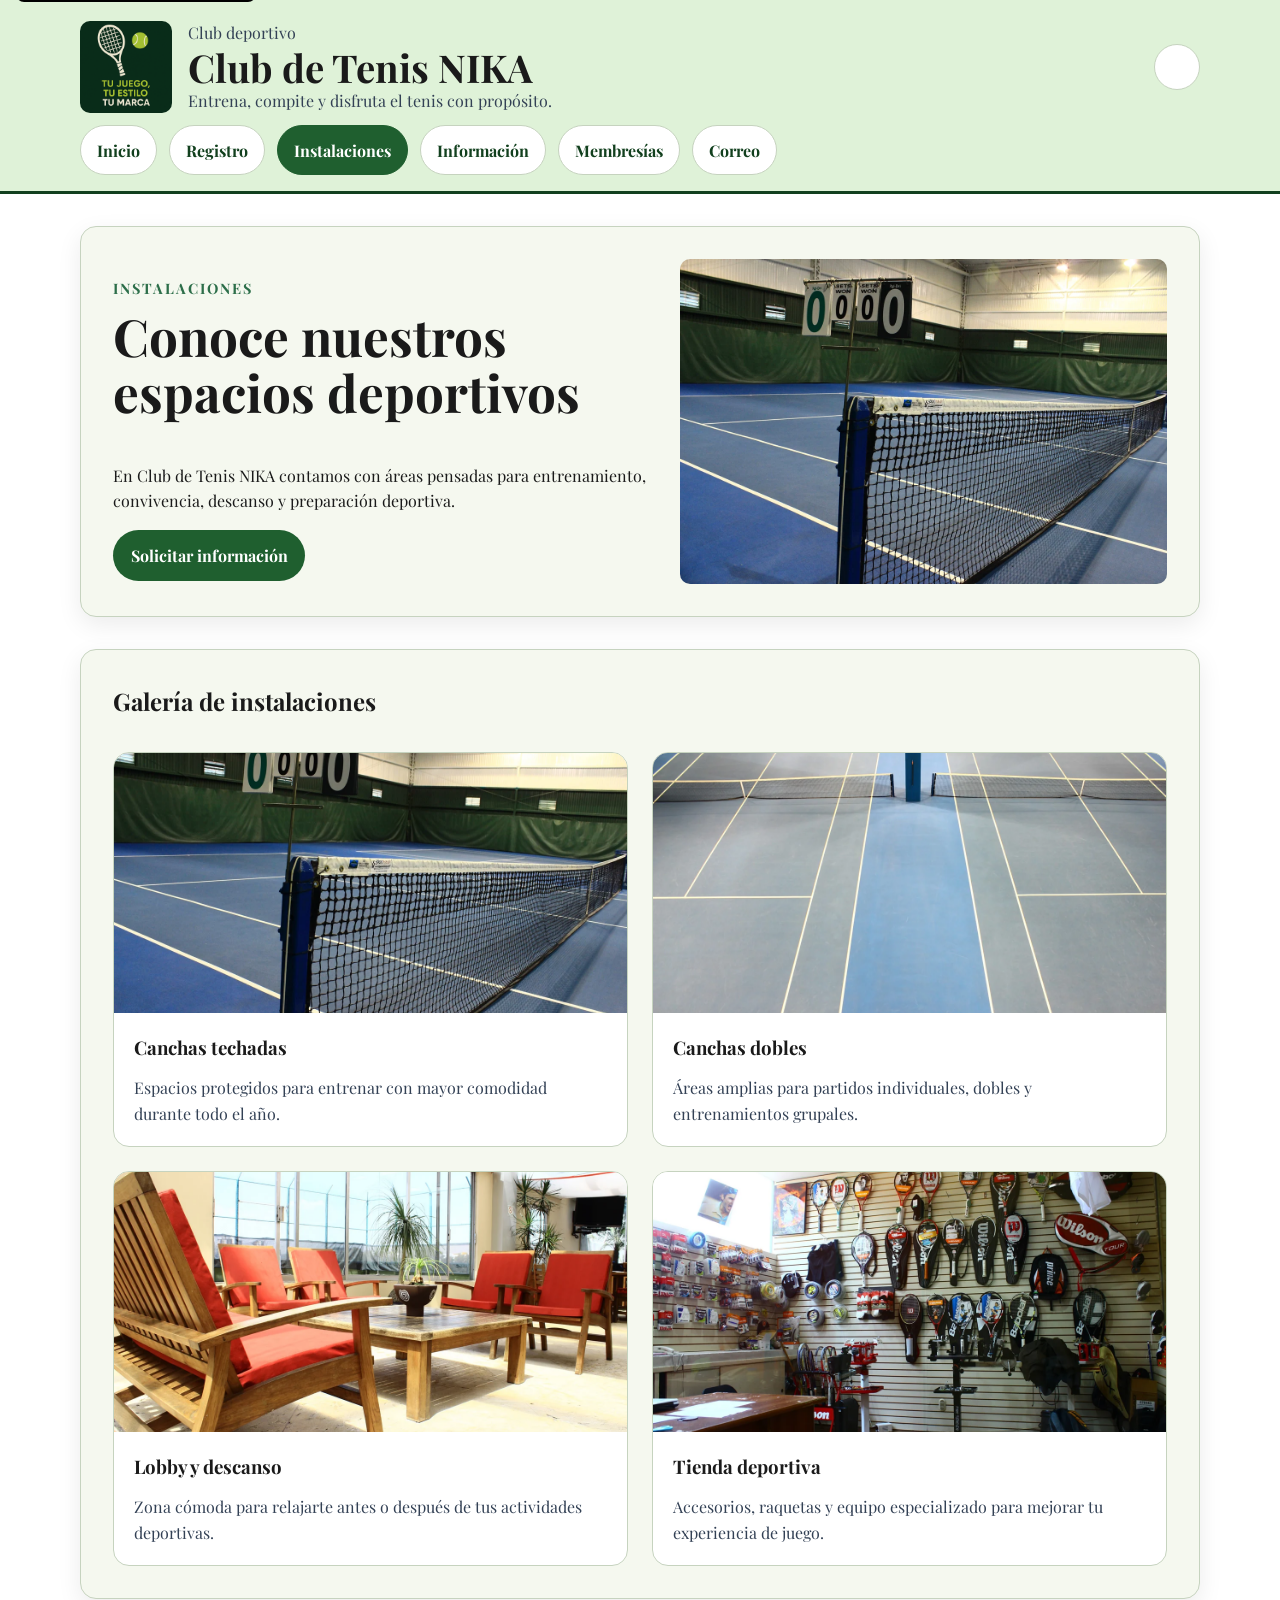
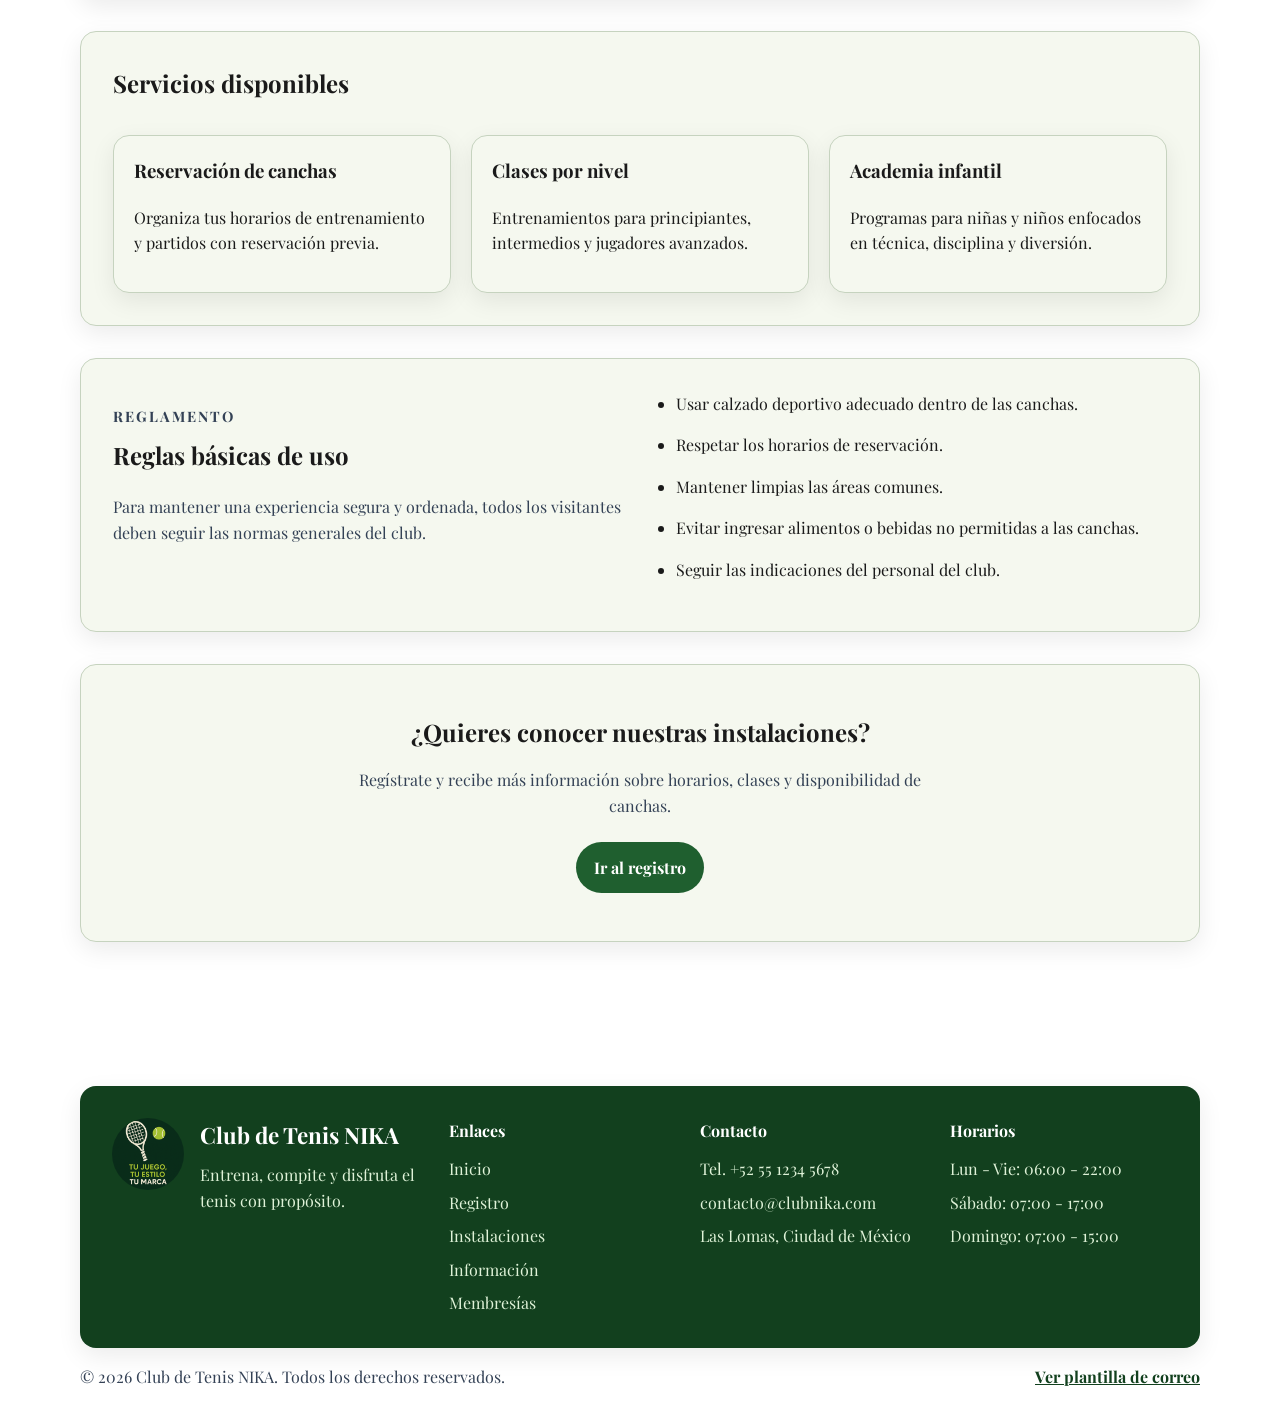
<file: instalaciones.html>
<!doctype html>
<html lang="es">
  <head>
    <meta charset="UTF-8" />
    <meta name="viewport" content="width=device-width, initial-scale=1.0" />
    <meta http-equiv="X-UA-Compatible" content="ie=edge" />
    <meta
      name="description"
      content="Conoce las instalaciones del Club de Tenis NIKA: canchas profesionales, lobby, tienda deportiva y espacios de entrenamiento."
    />
    <link rel="preconnect" href="https://fonts.googleapis.com" />
    <link rel="preconnect" href="https://fonts.gstatic.com" crossorigin />
    <link
      href="https://fonts.googleapis.com/css2?family=Bebas+Neue&family=Playfair+Display:wght@400;700&display=swap"
      rel="stylesheet"
    />
    <link rel="stylesheet" href="css/main.css" />
    <link rel="shortcut icon" href="img/Slogan-Personal.png" type="image/x-icon"/>
    <title>Club de Tenis NIKA | Instalaciones</title>
  </head>
  <body>
    <a class="skip-link" href="#contenido-principal"
      >Saltar al contenido principal</a
    >

    <header class="site-header" role="banner">
      <div class="site-header__top">
        <img
          class="site-header__logo"
          src="img/Slogan-Personal.png"
          alt="Logotipo del Club de Tenis NIKA"
        />

        <div class="site-header__brand">
          <p class="site-header__eyebrow">Club deportivo</p>
          <h1>Club de Tenis NIKA</h1>
          <p class="site-header__tagline">
            Entrena, compite y disfruta el tenis con propósito.
          </p>
        </div>

        <button
          class="theme-toggle"
          type="button"
          aria-label="Cambiar a modo oscuro"
          aria-pressed="false"
        >
          <span class="theme-toggle__icon">☾</span>
        </button>

        <button
          class="menu-toggle"
          type="button"
          aria-label="Abrir menú"
          aria-expanded="false"
          aria-controls="main-menu"
        >
          <span></span>
          <span></span>
          <span></span>
        </button>
      </div>

      <nav class="site-nav" id="main-menu" aria-label="Navegación principal">
        <ul class="site-nav__list">
          <li><a href="index.html">Inicio</a></li>
          <li><a href="registro.html">Registro</a></li>
          <li>
            <a aria-current="page" href="instalaciones.html">Instalaciones</a>
          </li>
          <li><a href="informacion.html">Información</a></li>
          <li><a href="membresias.html">Membresías</a></li>
          <li><a href="correo.html" target="_blank">Correo</a></li>
        </ul>
      </nav>
    </header>

    <main id="contenido-principal" class="page-main">
      <section
        class="facilities-hero reveal"
        aria-labelledby="facilities-title"
      >
        <div class="facilities-hero__content">
          <p class="section-eyebrow">Instalaciones</p>
          <h2 id="facilities-title">Conoce nuestros espacios deportivos</h2>
          <p>
            En Club de Tenis NIKA contamos con áreas pensadas para
            entrenamiento, convivencia, descanso y preparación deportiva.
          </p>
          <a class="button-link" href="registro.html">Solicitar información</a>
        </div>

        <div class="facilities-hero__media">
          <img
            src="img/canchas_cerradas.webp"
            alt="Cancha techada del Club de Tenis NIKA"
          />
        </div>
      </section>

      <section
        class="facilities-gallery reveal"
        aria-labelledby="gallery-title"
      >
        <h2 id="gallery-title">Galería de instalaciones</h2>

        <div class="facilities-gallery__grid">
          <article class="facility-card">
            <img
              src="img/canchas_cerradas.webp"
              alt="Cancha techada con marcador del club"
            />
            <div class="facility-card__body">
              <h3>Canchas techadas</h3>
              <p>
                Espacios protegidos para entrenar con mayor comodidad durante
                todo el año.
              </p>
            </div>
          </article>

          <article class="facility-card">
            <img
              src="img/canchas_dobles.webp"
              alt="Canchas dobles vistas desde arriba"
            />
            <div class="facility-card__body">
              <h3>Canchas dobles</h3>
              <p>
                Áreas amplias para partidos individuales, dobles y
                entrenamientos grupales.
              </p>
            </div>
          </article>

          <article class="facility-card">
            <img src="img/lobby.webp" alt="Lobby y área de descanso del club" />
            <div class="facility-card__body">
              <h3>Lobby y descanso</h3>
              <p>
                Zona cómoda para relajarte antes o después de tus actividades
                deportivas.
              </p>
            </div>
          </article>

          <article class="facility-card">
            <img
              src="img/tienda.webp"
              alt="Tienda deportiva con raquetas y accesorios"
            />
            <div class="facility-card__body">
              <h3>Tienda deportiva</h3>
              <p>
                Accesorios, raquetas y equipo especializado para mejorar tu
                experiencia de juego.
              </p>
            </div>
          </article>
        </div>
      </section>

      <section
        class="facility-services reveal"
        aria-labelledby="services-title"
      >
        <h2 id="services-title">Servicios disponibles</h2>

        <div class="facility-services__grid">
          <article class="card">
            <h3>Reservación de canchas</h3>
            <p>
              Organiza tus horarios de entrenamiento y partidos con reservación
              previa.
            </p>
          </article>

          <article class="card">
            <h3>Clases por nivel</h3>
            <p>
              Entrenamientos para principiantes, intermedios y jugadores
              avanzados.
            </p>
          </article>

          <article class="card">
            <h3>Academia infantil</h3>
            <p>
              Programas para niñas y niños enfocados en técnica, disciplina y
              diversión.
            </p>
          </article>
        </div>
      </section>

      <section class="facility-rules reveal" aria-labelledby="rules-title">
        <div>
          <p class="section-eyebrow">Reglamento</p>
          <h2 id="rules-title">Reglas básicas de uso</h2>
          <p>
            Para mantener una experiencia segura y ordenada, todos los
            visitantes deben seguir las normas generales del club.
          </p>
        </div>

        <ul class="facility-rules__list">
          <li>Usar calzado deportivo adecuado dentro de las canchas.</li>
          <li>Respetar los horarios de reservación.</li>
          <li>Mantener limpias las áreas comunes.</li>
          <li>
            Evitar ingresar alimentos o bebidas no permitidas a las canchas.
          </li>
          <li>Seguir las indicaciones del personal del club.</li>
        </ul>
      </section>

      <section class="cta-section reveal" aria-labelledby="cta-title">
        <h2 id="cta-title">¿Quieres conocer nuestras instalaciones?</h2>
        <p>
          Regístrate y recibe más información sobre horarios, clases y
          disponibilidad de canchas.
        </p>
        <a class="button-link" href="registro.html">Ir al registro</a>
      </section>
    </main>

    <footer class="site-footer" role="contentinfo">
      <div class="site-footer__grid">
        <div class="site-footer__brand">
          <img
            src="img/Slogan-Personal.png"
            alt="Logotipo del Club de Tenis NIKA"
          />
          <div>
            <h2>Club de Tenis NIKA</h2>
            <p>Entrena, compite y disfruta el tenis con propósito.</p>
          </div>
        </div>

        <div class="site-footer__column">
          <h3>Enlaces</h3>
          <ul>
            <li><a href="index.html">Inicio</a></li>
            <li><a href="registro.html">Registro</a></li>
            <li><a href="instalaciones.html">Instalaciones</a></li>
            <li><a href="informacion.html">Información</a></li>
            <li><a href="membresias.html">Membresías</a></li>
          </ul>
        </div>

        <div class="site-footer__column">
          <h3>Contacto</h3>
          <ul>
            <li>Tel. +52 55 1234 5678</li>
            <li>contacto@clubnika.com</li>
            <li>Las Lomas, Ciudad de México</li>
          </ul>
        </div>

        <div class="site-footer__column">
          <h3>Horarios</h3>
          <ul>
            <li>Lun - Vie: 06:00 - 22:00</li>
            <li>Sábado: 07:00 - 17:00</li>
            <li>Domingo: 07:00 - 15:00</li>
          </ul>
        </div>
      </div>

      <div class="site-footer__bottom">
        <p>&copy; 2026 Club de Tenis NIKA. Todos los derechos reservados.</p>
        <a href="correo.html">Ver plantilla de correo</a>
      </div>
    </footer>

    <script src="js/main.js"></script>
  </body>
</html>
</file>
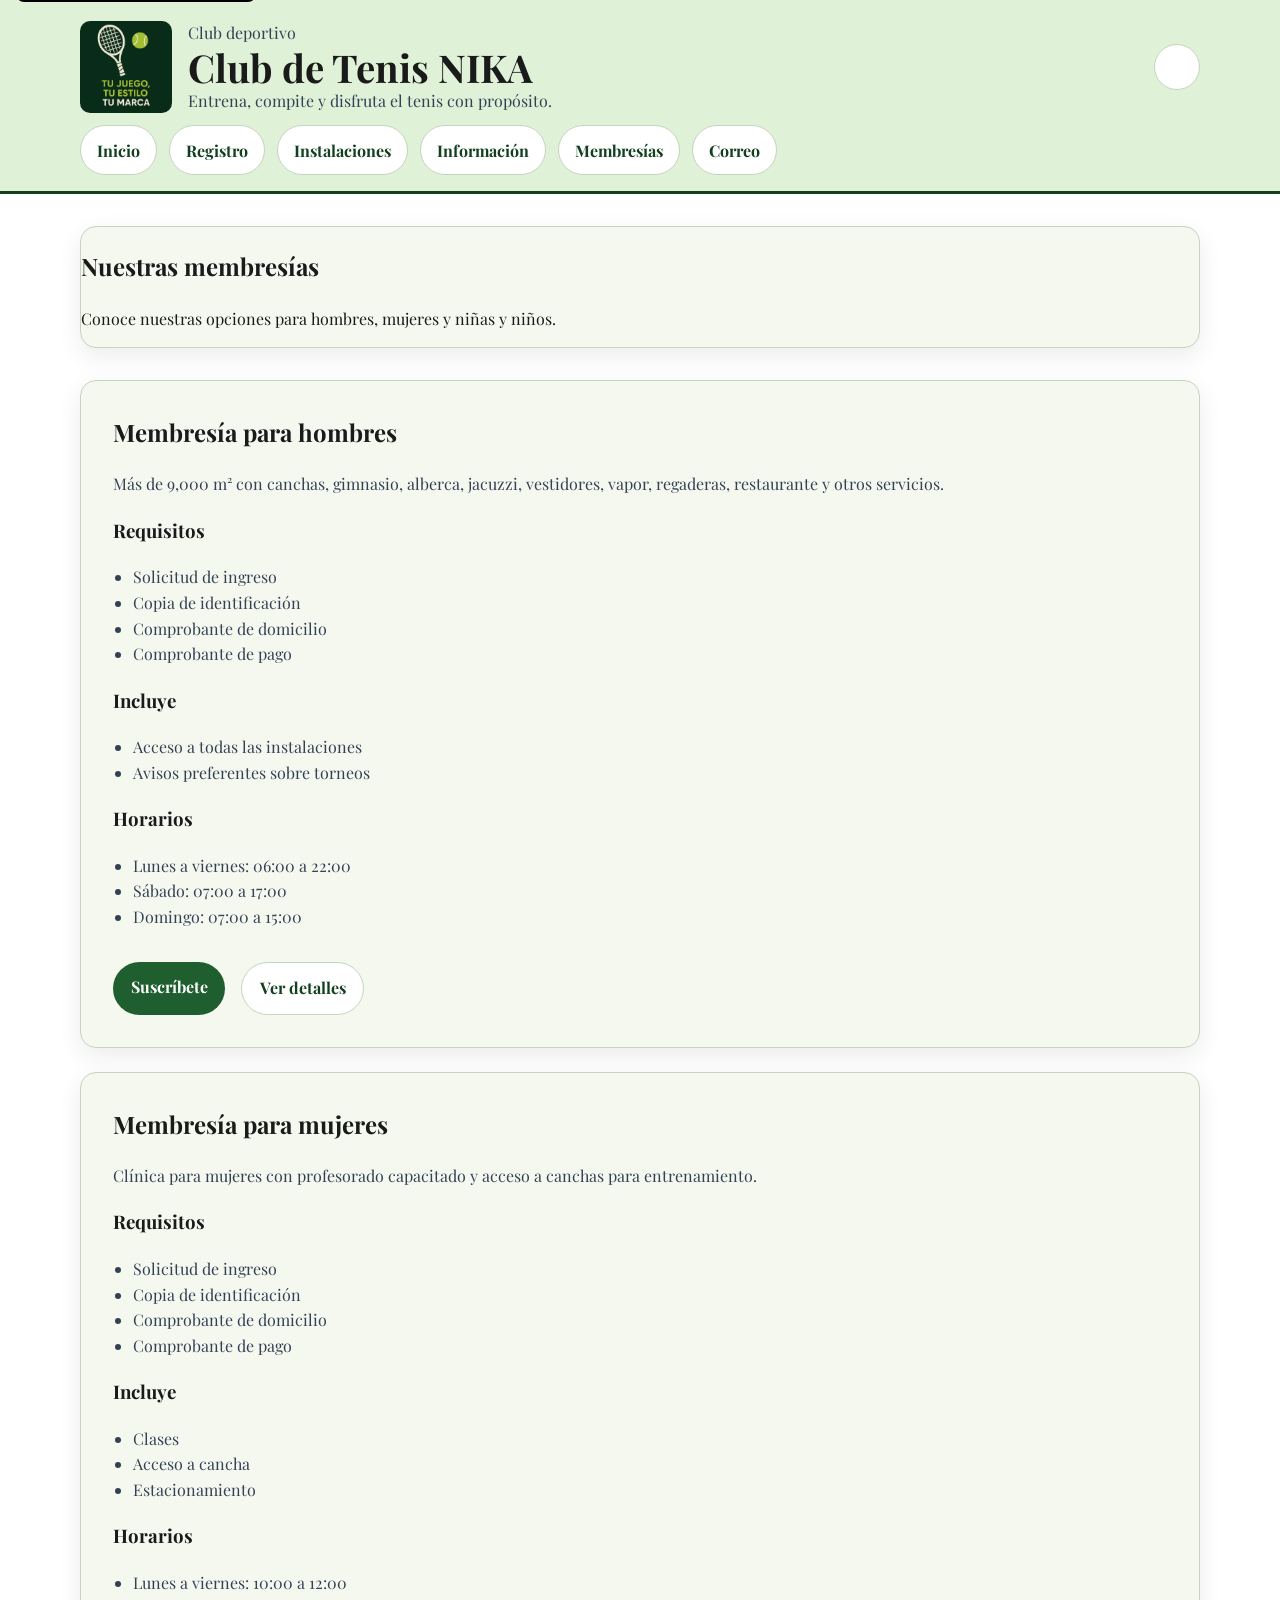
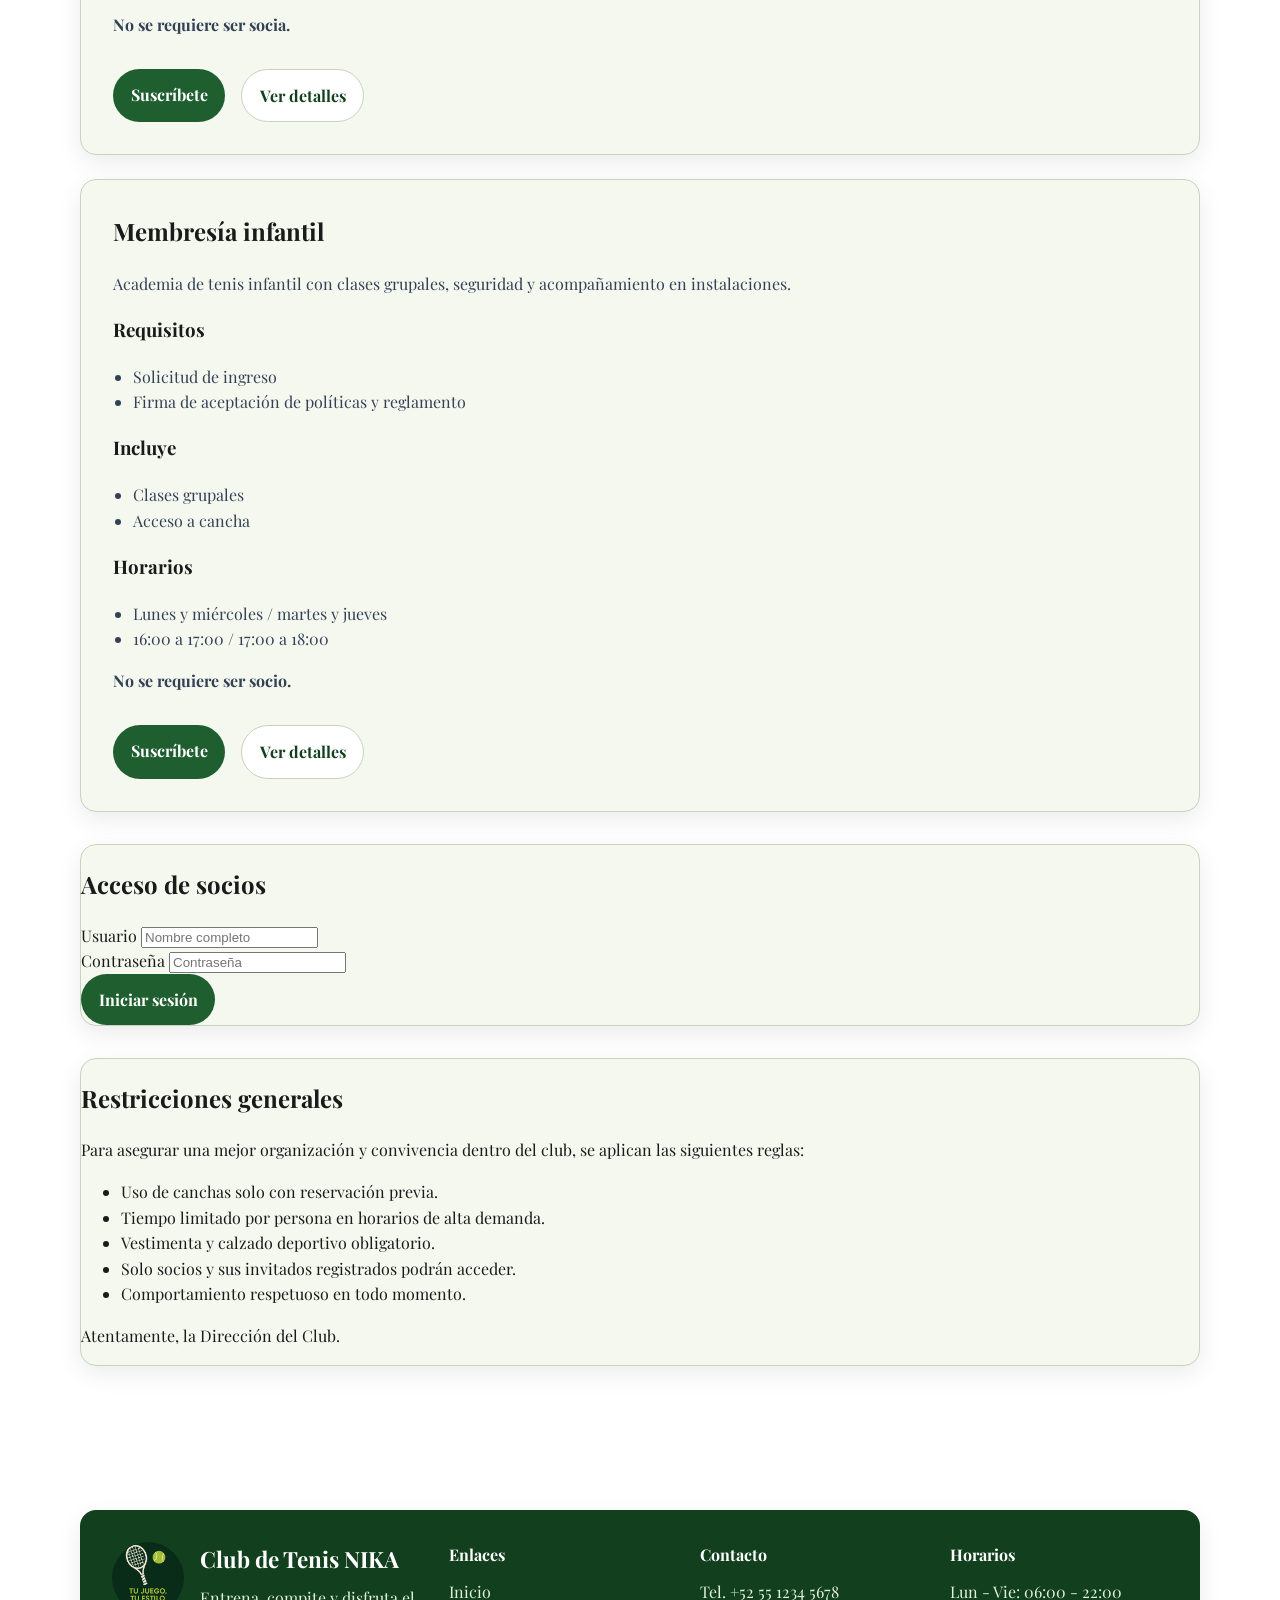
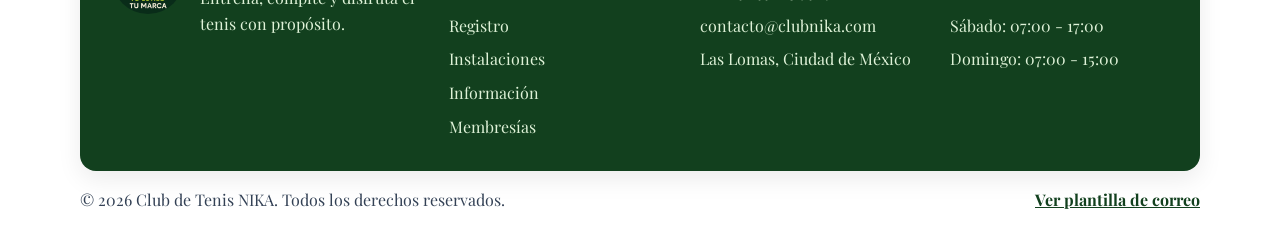
<file: membresias.html>
<!doctype html>
<html lang="es">
  <head>
    <meta charset="UTF-8" />
    <meta name="viewport" content="width=device-width, initial-scale=1.0" />
    <meta http-equiv="X-UA-Compatible" content="ie=edge" />
    <meta
      name="description"
      content="Membresías del Club de Tenis NIKA para hombres, mujeres y niños."
    />
    <link rel="preconnect" href="https://fonts.googleapis.com" />
    <link rel="preconnect" href="https://fonts.gstatic.com" crossorigin />
    <link
      href="https://fonts.googleapis.com/css2?family=Bebas+Neue&family=Playfair+Display:wght@400;700&display=swap"
      rel="stylesheet"
    />
    <link rel="stylesheet" href="css/main.css" />
    <link rel="shortcut icon" href="img/Slogan-Personal.png" type="image/x-icon"/>
    <title>Club de Tenis NIKA | Membresías</title>
  </head>
  <body>
    <a class="skip-link" href="#contenido-principal"
      >Saltar al contenido principal</a
    >

    <header class="site-header" role="banner">
      <div class="site-header__top">
        <img
          class="site-header__logo"
          src="img/Slogan-Personal.png"
          alt="Logotipo del Club de Tenis NIKA"
        />

        <div class="site-header__brand">
          <p class="site-header__eyebrow">Club deportivo</p>
          <h1>Club de Tenis NIKA</h1>
          <p class="site-header__tagline">
            Entrena, compite y disfruta el tenis con propósito.
          </p>
        </div>

        <button
          class="theme-toggle"
          type="button"
          aria-label="Cambiar a modo oscuro"
          aria-pressed="false"
        >
          <span class="theme-toggle__icon">☾</span>
        </button>

        <button
          class="menu-toggle"
          type="button"
          aria-label="Abrir menú"
          aria-expanded="false"
          aria-controls="main-menu"
        >
          <span></span>
          <span></span>
          <span></span>
        </button>
      </div>

      <nav class="site-nav" id="main-menu" aria-label="Navegación principal">
        <ul class="site-nav__list">
          <li><a href="index.html">Inicio</a></li>
          <li><a href="registro.html">Registro</a></li>
          <li><a href="instalaciones.html">Instalaciones</a></li>
          <li><a href="informacion.html">Información</a></li>
          <li><a href="membresias.html">Membresías</a></li>
          <li><a href="correo.html" target="_blank">Correo</a></li>
        </ul>
      </nav>
    </header>

    <main id="contenido-principal" class="page-main">
      <section class="intro" aria-labelledby="intro-title">
        <h2 id="intro-title">Nuestras membresías</h2>
        <p>Conoce nuestras opciones para hombres, mujeres y niñas y niños.</p>
      </section>

      <section class="membership-list" aria-label="Planes de membresía">
        <article class="membership-card" aria-labelledby="membresia-hombres">
          <h2 id="membresia-hombres">Membresía para hombres</h2>
          <p>
            Más de 9,000 m² con canchas, gimnasio, alberca, jacuzzi, vestidores,
            vapor, regaderas, restaurante y otros servicios.
          </p>

          <h3>Requisitos</h3>
          <ul>
            <li>Solicitud de ingreso</li>
            <li>Copia de identificación</li>
            <li>Comprobante de domicilio</li>
            <li>Comprobante de pago</li>
          </ul>

          <h3>Incluye</h3>
          <ul>
            <li>Acceso a todas las instalaciones</li>
            <li>Avisos preferentes sobre torneos</li>
          </ul>

          <h3>Horarios</h3>
          <ul>
            <li>Lunes a viernes: 06:00 a 22:00</li>
            <li>Sábado: 07:00 a 17:00</li>
            <li>Domingo: 07:00 a 15:00</li>
          </ul>

          <div class="membership-card__actions">
            <a class="button-link" href="registro.html">Suscríbete</a>

            <button
              class="button-link button-link--secondary membership-detail-btn"
              type="button"
              data-title="Membresía para hombres"
              data-price="$1,200 MXN / mes"
              data-description="Acceso completo a instalaciones, canchas, gimnasio, alberca, vestidores, vapor, restaurante y beneficios exclusivos para socios."
              data-benefits="Acceso total|Reservación de canchas|Avisos preferentes de torneos|Uso de áreas comunes"
              data-schedule="Lunes a viernes: 06:00 a 22:00|Sábado: 07:00 a 17:00|Domingo: 07:00 a 15:00"
            >
              Ver detalles
            </button>
          </div>
        </article>

        <article class="membership-card" aria-labelledby="membresia-mujeres">
          <h2 id="membresia-mujeres">Membresía para mujeres</h2>
          <p>
            Clínica para mujeres con profesorado capacitado y acceso a canchas
            para entrenamiento.
          </p>

          <h3>Requisitos</h3>
          <ul>
            <li>Solicitud de ingreso</li>
            <li>Copia de identificación</li>
            <li>Comprobante de domicilio</li>
            <li>Comprobante de pago</li>
          </ul>

          <h3>Incluye</h3>
          <ul>
            <li>Clases</li>
            <li>Acceso a cancha</li>
            <li>Estacionamiento</li>
          </ul>

          <h3>Horarios</h3>
          <ul>
            <li>Lunes a viernes: 10:00 a 12:00</li>
          </ul>

          <p class="membership-card__note">No se requiere ser socia.</p>
          <div class="membership-card__actions">
            <a class="button-link" href="registro.html">Suscríbete</a>

            <button
              class="button-link button-link--secondary membership-detail-btn"
              type="button"
              data-title="Membresía para mujeres"
              data-price="$850 MXN / mes"
              data-description="Clínica especializada para mujeres con profesorado capacitado, acceso a canchas, estacionamiento y acompañamiento deportivo."
              data-benefits="Clases grupales|Acceso a cancha|Estacionamiento|Entrenamiento técnico"
              data-schedule="Lunes a viernes: 10:00 a 12:00"
            >
              Ver detalles
            </button>
          </div>
        </article>

        <article class="membership-card" aria-labelledby="membresia-infantil">
          <h2 id="membresia-infantil">Membresía infantil</h2>
          <p>
            Academia de tenis infantil con clases grupales, seguridad y
            acompañamiento en instalaciones.
          </p>

          <h3>Requisitos</h3>
          <ul>
            <li>Solicitud de ingreso</li>
            <li>Firma de aceptación de políticas y reglamento</li>
          </ul>

          <h3>Incluye</h3>
          <ul>
            <li>Clases grupales</li>
            <li>Acceso a cancha</li>
          </ul>

          <h3>Horarios</h3>
          <ul>
            <li>Lunes y miércoles / martes y jueves</li>
            <li>16:00 a 17:00 / 17:00 a 18:00</li>
          </ul>

          <p class="membership-card__note">No se requiere ser socio.</p>
          <div class="membership-card__actions">
            <a class="button-link" href="registro.html">Suscríbete</a>

            <button
              class="button-link button-link--secondary membership-detail-btn"
              type="button"
              data-title="Membresía infantil"
              data-price="$650 MXN / mes"
              data-description="Academia infantil con clases grupales, seguridad, acompañamiento y actividades enfocadas en técnica, disciplina y diversión."
              data-benefits="Clases grupales|Acceso a cancha|Acompañamiento|Actividades infantiles"
              data-schedule="Lunes y miércoles: 16:00 a 17:00|Martes y jueves: 17:00 a 18:00"
            >
              Ver detalles
            </button>
          </div>
        </article>
      </section>

      <section class="login-panel" aria-labelledby="acceso-title">
        <h2 id="acceso-title">Acceso de socios</h2>

        <form class="login-form" action="#" method="post" role="form">
          <div class="login-form__field">
            <label for="usuario">Usuario</label>
            <input
              type="text"
              id="usuario"
              name="usuario"
              required
              placeholder="Nombre completo"
            />
          </div>

          <div class="login-form__field">
            <label for="contrasena">Contraseña</label>
            <input
              type="password"
              id="contrasena"
              name="contrasena"
              required
              placeholder="Contraseña"
            />
          </div>

          <div class="login-form__actions">
            <button
              type="submit"
              aria-label="Iniciar sesión en el portal de socios"
            >
              Iniciar sesión
            </button>
          </div>
        </form>
      </section>

      <section class="rules" aria-labelledby="rules-title">
        <h2 id="rules-title">Restricciones generales</h2>
        <p>
          Para asegurar una mejor organización y convivencia dentro del club, se
          aplican las siguientes reglas:
        </p>
        <ul>
          <li>Uso de canchas solo con reservación previa.</li>
          <li>Tiempo limitado por persona en horarios de alta demanda.</li>
          <li>Vestimenta y calzado deportivo obligatorio.</li>
          <li>Solo socios y sus invitados registrados podrán acceder.</li>
          <li>Comportamiento respetuoso en todo momento.</li>
        </ul>
        <p>Atentamente, la Dirección del Club.</p>
      </section>

      <div class="membership-modal" id="membership-modal" aria-hidden="true">
        <div class="membership-modal__overlay" data-close-modal></div>

        <section
          class="membership-modal__content"
          role="dialog"
          aria-modal="true"
          aria-labelledby="modal-title"
        >
          <button
            class="membership-modal__close"
            type="button"
            aria-label="Cerrar modal"
            data-close-modal
          >
            &times;
          </button>

          <p class="section-eyebrow">Detalle de membresía</p>
          <h2 id="modal-title"></h2>
          <p class="membership-modal__price" id="modal-price"></p>
          <p id="modal-description"></p>

          <div class="membership-modal__grid">
            <div>
              <h3>Beneficios</h3>
              <ul id="modal-benefits"></ul>
            </div>

            <div>
              <h3>Horarios</h3>
              <ul id="modal-schedule"></ul>
            </div>
          </div>

          <a class="button-link" href="registro.html">Quiero registrarme</a>
        </section>
      </div>
    </main>

     <footer class="site-footer" role="contentinfo">
      <div class="site-footer__grid">
        <div class="site-footer__brand">
          <img
            src="img/Slogan-Personal.png"
            alt="Logotipo del Club de Tenis NIKA"
          />
          <div>
            <h2>Club de Tenis NIKA</h2>
            <p>Entrena, compite y disfruta el tenis con propósito.</p>
          </div>
        </div>

        <div class="site-footer__column">
          <h3>Enlaces</h3>
          <ul>
            <li><a href="index.html">Inicio</a></li>
            <li><a href="registro.html">Registro</a></li>
            <li><a href="instalaciones.html">Instalaciones</a></li>
            <li><a href="informacion.html">Información</a></li>
            <li><a href="membresias.html">Membresías</a></li>
          </ul>
        </div>

        <div class="site-footer__column">
          <h3>Contacto</h3>
          <ul>
            <li>Tel. +52 55 1234 5678</li>
            <li>contacto@clubnika.com</li>
            <li>Las Lomas, Ciudad de México</li>
          </ul>
        </div>

        <div class="site-footer__column">
          <h3>Horarios</h3>
          <ul>
            <li>Lun - Vie: 06:00 - 22:00</li>
            <li>Sábado: 07:00 - 17:00</li>
            <li>Domingo: 07:00 - 15:00</li>
          </ul>
        </div>
      </div>

      <div class="site-footer__bottom">
        <p>&copy; 2026 Club de Tenis NIKA. Todos los derechos reservados.</p>
        <a href="correo.html">Ver plantilla de correo</a>
      </div>
    </footer>

    <script src="js/main.js"></script>
  </body>
</html>
</file>
<file: css/main.css>
*,
*::before,
*::after {
  box-sizing: border-box;
}

html {
  scroll-behavior: smooth;
}

:root {
  --color-bg: #ffffff;
  --color-surface: #f5f8ef;
  --color-primary: #1f5f2f;
  --color-primary-strong: #12401e;
  --color-accent: #2c6e49;
  --color-text: #1a1a1a;
  --color-text-soft: #334155;
  --color-border: #c6d3bf;
  --color-button: #1f5f2f;
  --color-button-hover: #163f20;
  --color-header-bg: #dff2d8;
}

body.dark-theme {
  --color-bg: #0f172a;
  --color-surface: #172033;
  --color-primary: #7ccf8a;
  --color-primary-strong: #dff2d8;
  --color-accent: #9ce6a6;
  --color-text: #f8fafc;
  --color-text-soft: #cbd5e1;
  --color-border: #334155;
  --color-button: #2c6e49;
  --color-button-hover: #3d8b5c;
  --color-header-bg: #111827;
}

html {
  scroll-behavior: smooth;
}

body {
  text-rendering: optimizeLegibility;
  -webkit-font-smoothing: antialiased;
}

::selection {
  background: #1f5f2f;
  color: #ffffff;
}

body {
  margin: 0;
  font-family: "Playfair Display", Georgia, serif;
  background: var(--color-bg);
  color: var(--color-text);
  line-height: 1.6;
}

img {
  display: block;
  max-width: 100%;
  height: auto;
  border-radius: 10px;
}

a {
  color: #12401e;
}
a:visited {
  color: #6b1fa1;
}
a:hover {
  color: #163f20;
}
a:focus-visible {
  outline: 3px solid #0f62fe;
  outline-offset: 3px;
}

section {
  margin-bottom: 2rem;
}

.page-main {
  width: min(100% - 2rem, 1120px);
  margin-inline: auto;
  padding: 2rem 0 3rem;
}

.skip-link {
  position: absolute;
  left: 1rem;
  top: -3rem;
  background: #000000;
  color: #ffffff;
  padding: 0.75rem 1rem;
  border-radius: 0.5rem;
  z-index: 1000;
}
.skip-link:focus {
  top: 1rem;
}

.reveal {
  opacity: 0;
  transform: translateY(32px);
  transition: opacity 0.7s ease, transform 0.7s ease;
}

.reveal.is-visible {
  opacity: 1;
  transform: translateY(0);
}

@media (prefers-reduced-motion: reduce) {
  .reveal {
    opacity: 1;
    transform: none;
    transition: none;
  }
}
.site-header {
  background: #dff2d8;
  border-bottom: 3px solid #12401e;
}
.site-header__top {
  width: min(100% - 2rem, 1120px);
  margin-inline: auto;
  display: flex;
  align-items: center;
  gap: 1rem;
  padding: 1.25rem 0 0.75rem;
}
@media (max-width: 720px) {
  .site-header__top {
    flex-direction: column;
    align-items: flex-start;
  }
}
.site-header__logo {
  width: 92px;
}
@media (max-width: 720px) {
  .site-header__logo {
    width: 72px;
  }
}
.site-header__brand h1 {
  margin: 0;
  line-height: 1.1;
  font-size: clamp(2rem, 3vw, 3rem);
}
.site-header__eyebrow, .site-header__tagline {
  margin: 0;
  color: #334155;
}

.site-nav {
  width: min(100% - 2rem, 1120px);
  margin-inline: auto;
  padding-bottom: 1rem;
}
@media (max-width: 720px) {
  .site-nav {
    display: none;
  }
}
@media (max-width: 720px) {
  .site-nav--open {
    display: block;
  }
}
.site-nav__list {
  list-style: none;
  display: flex;
  flex-wrap: wrap;
  gap: 0.75rem;
  padding: 0;
  margin: 0;
}
@media (max-width: 720px) {
  .site-nav__list {
    flex-direction: column;
  }
}
.site-nav__list a {
  display: inline-block;
  text-decoration: none;
  padding: 0.7rem 1rem;
  border-radius: 999px;
  background: #ffffff;
  border: 1px solid var(--color-border);
  color: #12401e;
  font-weight: 700;
}
@media (max-width: 720px) {
  .site-nav__list a {
    width: 100%;
  }
}
.site-nav__list a[aria-current=page] {
  background: #1f5f2f;
  color: #ffffff;
  border-color: #1f5f2f;
}

button,
.button-link {
  display: inline-block;
  border: none;
  background: #1f5f2f;
  color: #ffffff !important;
  padding: 0.8rem 1.1rem;
  border-radius: 999px;
  font: inherit;
  font-weight: 700;
  text-decoration: none;
  cursor: pointer;
}
button:hover,
.button-link:hover {
  background: #163f20;
}
button:focus-visible,
.button-link:focus-visible {
  outline: 3px solid #0f62fe;
  outline-offset: 3px;
}

.card,
.membership-card,
.login-panel,
.rules,
.form-section,
.gallery,
.features,
.history,
.hero,
.intro {
  background: var(--color-surface);
  border: 1px solid var(--color-border);
  border-radius: 16px;
  box-shadow: 0 8px 24px rgba(0, 0, 0, 0.08);
}

.card {
  padding: 1.25rem;
}
.card h3 {
  margin-top: 0;
}

.site-footer {
  width: min(100% - 2rem, 1120px);
  margin-inline: auto;
  margin-top: 2rem;
  padding: 2rem 0;
  color: #334155;
}
.site-footer__grid {
  display: grid;
  grid-template-columns: 1.4fr repeat(3, 1fr);
  gap: 2rem;
  padding: 2rem;
  background: #12401e;
  border-radius: 16px;
  box-shadow: 0 8px 24px rgba(0, 0, 0, 0.08);
}
@media (max-width: 900px) {
  .site-footer__grid {
    grid-template-columns: repeat(2, 1fr);
  }
}
@media (max-width: 720px) {
  .site-footer__grid {
    grid-template-columns: 1fr;
  }
}
.site-footer__brand {
  display: flex;
  gap: 1rem;
  align-items: flex-start;
}
.site-footer__brand img {
  width: 72px;
  border-radius: 999px;
  background: #ffffff;
}
.site-footer__brand h2 {
  margin: 0 0 0.5rem;
  color: #ffffff;
  font-size: 1.4rem;
}
.site-footer__brand p {
  margin: 0;
  color: #dff2d8;
}
.site-footer__column h3 {
  margin-top: 0;
  margin-bottom: 0.75rem;
  color: #ffffff;
  font-size: 1rem;
}
.site-footer__column ul {
  display: grid;
  gap: 0.5rem;
  margin: 0;
  padding: 0;
  list-style: none;
}
.site-footer__column li {
  color: #dff2d8;
}
.site-footer__column a {
  color: #dff2d8;
  text-decoration: none;
}
.site-footer__column a:hover {
  color: #ffffff;
  text-decoration: underline;
}
.site-footer__column a:visited {
  color: #dff2d8;
}
.site-footer__bottom {
  display: flex;
  justify-content: space-between;
  gap: 1rem;
  padding: 1rem 0 0;
}
@media (max-width: 720px) {
  .site-footer__bottom {
    flex-direction: column;
  }
}
.site-footer__bottom p {
  margin: 0;
}
.site-footer__bottom a {
  color: #12401e;
  font-weight: 700;
}

.menu-toggle {
  display: none;
  width: 46px;
  height: 46px;
  margin-left: auto;
  border: 1px solid var(--color-border);
  border-radius: 999px;
  background: #ffffff;
  cursor: pointer;
}
@media (max-width: 720px) {
  .menu-toggle {
    display: inline-grid;
    place-content: center;
    gap: 5px;
  }
}
.menu-toggle span {
  display: block;
  width: 22px;
  height: 2px;
  background: #12401e;
  border-radius: 999px;
  transition: transform 0.3s ease, opacity 0.3s ease;
}
.menu-toggle--open span:nth-child(1) {
  transform: translateY(7px) rotate(45deg);
}
.menu-toggle--open span:nth-child(2) {
  opacity: 0;
}
.menu-toggle--open span:nth-child(3) {
  transform: translateY(-7px) rotate(-45deg);
}

.form-alert {
  display: none;
  padding: 1rem;
  border-radius: 12px;
  font-weight: 700;
}
.form-alert--success {
  display: block;
  color: #12401e;
  background: #dff2d8;
  border: 1px solid #9cc89a;
}
.form-alert--error {
  display: block;
  color: #7f1d1d;
  background: #fce7e7;
  border: 1px solid #ef9a9a;
}

.club-form {
  display: grid;
  gap: 1.25rem;
}
.club-form__group {
  margin: 0;
  border: 1px solid var(--color-border);
  border-radius: 10px;
  padding: 1rem;
  background: #ffffff;
}
.club-form__field {
  display: grid;
  gap: 0.5rem;
  margin-bottom: 1rem;
}
.club-form__field:last-child {
  margin-bottom: 0;
}
.club-form__field.is-valid input,
.club-form__field.is-valid select,
.club-form__field.is-valid textarea {
  border-color: #15803d;
}
.club-form__field.is-valid .club-form__message {
  color: #15803d;
}
.club-form__field.is-invalid input,
.club-form__field.is-invalid select,
.club-form__field.is-invalid textarea {
  border-color: #b91c1c;
}
.club-form__field.is-invalid .club-form__message {
  color: #b91c1c;
}
.club-form__message {
  min-height: 1.2rem;
  font-size: 0.9rem;
  color: #334155;
}
.club-form__message--counter {
  text-align: right;
}
.club-form__actions {
  display: flex;
  flex-wrap: wrap;
  gap: 1rem;
  justify-content: flex-start;
}

.theme-toggle {
  width: 46px;
  height: 46px;
  margin-left: auto;
  display: inline-grid;
  place-content: center;
  border: 1px solid var(--color-border);
  border-radius: 999px;
  background: var(--color-bg);
  color: var(--color-primary-strong);
  font: inherit;
  font-size: 1.2rem;
  cursor: pointer;
  transition: background 0.3s ease, color 0.3s ease, transform 0.3s ease;
}
.theme-toggle:hover {
  transform: translateY(-2px);
  background: var(--color-surface);
}
@media (max-width: 720px) {
  .theme-toggle {
    margin-left: 0;
  }
}
.theme-toggle__icon {
  line-height: 1;
}

.home-hero,
.experience-section,
.home-gallery,
.training-section,
.testimonials-section {
  background: var(--color-surface);
  border: 1px solid var(--color-border);
  border-radius: 16px;
  box-shadow: 0 8px 24px rgba(0, 0, 0, 0.08);
  padding: 2rem;
}

.home-hero {
  display: grid;
  grid-template-columns: 1.1fr 1fr;
  gap: 2rem;
  align-items: center;
}
@media (max-width: 900px) {
  .home-hero {
    grid-template-columns: 1fr;
  }
}
.home-hero__content h2 {
  margin-top: 0;
  font-size: clamp(2.4rem, 5vw, 4.5rem);
  line-height: 1;
}
.home-hero__content p {
  max-width: 60ch;
  color: #334155;
}
.home-hero__actions {
  display: flex;
  flex-wrap: wrap;
  gap: 1rem;
  margin-top: 1.5rem;
}
.home-hero__media img {
  width: 100%;
  min-height: 360px;
  object-fit: cover;
}

.button-link--secondary {
  background: #ffffff;
  color: #12401e !important;
  border: 1px solid var(--color-border);
}
.button-link--secondary:hover {
  background: var(--color-surface);
}

.stats-section {
  display: grid;
  grid-template-columns: repeat(4, minmax(0, 1fr));
  gap: 1rem;
}
@media (max-width: 900px) {
  .stats-section {
    grid-template-columns: repeat(2, minmax(0, 1fr));
  }
}
@media (max-width: 720px) {
  .stats-section {
    grid-template-columns: 1fr;
  }
}

.stat-card {
  background: var(--color-surface);
  border: 1px solid var(--color-border);
  border-radius: 16px;
  box-shadow: 0 8px 24px rgba(0, 0, 0, 0.08);
  padding: 1.5rem;
  text-align: center;
}
.stat-card strong {
  display: block;
  color: #12401e;
  font-size: clamp(2rem, 4vw, 3rem);
  line-height: 1;
}
.stat-card span {
  display: block;
  margin-top: 0.5rem;
  color: #334155;
  font-weight: 700;
}

.experience-section {
  display: grid;
  grid-template-columns: 0.9fr 1.1fr;
  gap: 2rem;
  align-items: start;
}
@media (max-width: 900px) {
  .experience-section {
    grid-template-columns: 1fr;
  }
}
.experience-section__content h2 {
  margin-top: 0;
}
.experience-section__content p {
  color: #334155;
}
.experience-section__grid {
  display: grid;
  gap: 1rem;
}

.home-gallery h2 {
  margin-top: 0;
  margin-bottom: 2rem;
}
.home-gallery__grid {
  display: grid;
  grid-template-columns: 1.2fr 0.8fr;
  gap: 1.25rem;
}
@media (max-width: 900px) {
  .home-gallery__grid {
    grid-template-columns: 1fr;
  }
}
.home-gallery__item {
  position: relative;
  overflow: hidden;
  min-height: 260px;
  border-radius: 16px;
}
.home-gallery__item--large {
  grid-row: span 2;
}
.home-gallery__item img {
  width: 100%;
  height: 100%;
  min-height: 260px;
  object-fit: cover;
  border-radius: 0;
  transition: transform 0.3s ease;
}
.home-gallery__item div {
  position: absolute;
  inset: auto 1rem 1rem 1rem;
  padding: 1rem;
  border-radius: 10px;
  background: rgba(255, 255, 255, 0.88);
}
.home-gallery__item h3,
.home-gallery__item p {
  margin: 0;
}
.home-gallery__item p {
  color: #334155;
}
.home-gallery__item:hover img {
  transform: scale(1.05);
}

.training-section {
  display: grid;
  grid-template-columns: 1fr 1.1fr;
  gap: 2rem;
  align-items: center;
}
@media (max-width: 900px) {
  .training-section {
    grid-template-columns: 1fr;
  }
}
.training-section__media img {
  width: 100%;
  min-height: 320px;
  object-fit: cover;
}
.training-section__content h2 {
  margin-top: 0;
}
.training-section__content p {
  color: #334155;
}

.testimonials-section {
  position: relative;
}
.testimonials-section h2 {
  margin-top: 0;
  margin-bottom: 2rem;
}

.testimonial-slider {
  display: grid;
  grid-template-columns: auto 1fr auto;
  gap: 1rem;
  align-items: center;
}
@media (max-width: 720px) {
  .testimonial-slider {
    grid-template-columns: 1fr;
  }
}
.testimonial-slider__viewport {
  overflow: hidden;
}
.testimonial-slider__track {
  display: flex;
  transition: transform 0.4s ease;
}
.testimonial-slider__control {
  width: 44px;
  height: 44px;
  border-radius: 999px;
  border: 1px solid var(--color-border);
  background: #ffffff;
  color: #12401e;
  font-size: 1.4rem;
  cursor: pointer;
}
.testimonial-slider__control:hover {
  background: var(--color-surface);
}
@media (max-width: 720px) {
  .testimonial-slider__control {
    display: none;
  }
}
.testimonial-slider__dots {
  display: flex;
  justify-content: center;
  gap: 0.6rem;
  margin-top: 1.5rem;
}
.testimonial-slider__dot {
  width: 12px;
  height: 12px;
  padding: 0;
  border: none;
  border-radius: 999px;
  background: var(--color-bg);
  cursor: pointer;
}
.testimonial-slider__dot.is-active {
  background: #1f5f2f;
}

.testimonial-card {
  min-width: 100%;
  padding: 2rem;
  background: #ffffff;
  border: 1px solid var(--color-border);
  border-radius: 10px;
}
.testimonial-card p {
  margin-top: 0;
  color: #334155;
  font-size: 1.1rem;
}
.testimonial-card h3 {
  margin-bottom: 0;
  color: #12401e;
}

.facilities-hero {
  background: var(--color-surface);
  border: 1px solid var(--color-border);
  border-radius: 16px;
  box-shadow: 0 8px 24px rgba(0, 0, 0, 0.08);
  display: grid;
  grid-template-columns: 1.1fr 1fr;
  gap: 2rem;
  align-items: center;
  padding: 2rem;
  margin-bottom: 2rem;
}
@media (max-width: 900px) {
  .facilities-hero {
    grid-template-columns: 1fr;
  }
}
.facilities-hero__content h2 {
  margin-top: 0;
  font-size: clamp(2rem, 4vw, 3.5rem);
  line-height: 1.1;
}
.facilities-hero__content p {
  max-width: 60ch;
}
.facilities-hero__media img {
  width: 100%;
  height: 100%;
  object-fit: cover;
  min-height: 320px;
}

.section-eyebrow {
  margin-bottom: 0.5rem;
  color: #2c6e49;
  font-size: 0.9rem;
  font-weight: 700;
  letter-spacing: 2px;
  text-transform: uppercase;
}

.facilities-gallery {
  background: var(--color-surface);
  border: 1px solid var(--color-border);
  border-radius: 16px;
  box-shadow: 0 8px 24px rgba(0, 0, 0, 0.08);
  padding: 2rem;
}
.facilities-gallery h2 {
  margin-top: 0;
  margin-bottom: 2rem;
}
.facilities-gallery__grid {
  display: grid;
  grid-template-columns: repeat(2, minmax(0, 1fr));
  gap: 1.5rem;
}
@media (max-width: 900px) {
  .facilities-gallery__grid {
    grid-template-columns: 1fr;
  }
}

.facility-card {
  overflow: hidden;
  background: #ffffff;
  border-radius: 16px;
  border: 1px solid var(--color-border);
  transition: transform 0.3s ease, box-shadow 0.3s ease;
}
.facility-card:hover {
  transform: translateY(-6px);
  box-shadow: 0 12px 28px rgba(0, 0, 0, 0.12);
}
.facility-card img {
  width: 100%;
  height: 260px;
  object-fit: cover;
  border-radius: 0;
}
.facility-card__body {
  padding: 1.25rem;
}
.facility-card__body h3 {
  margin-top: 0;
  margin-bottom: 0.75rem;
}
.facility-card__body p {
  margin: 0;
  color: #334155;
}

.facility-services {
  background: var(--color-surface);
  border: 1px solid var(--color-border);
  border-radius: 16px;
  box-shadow: 0 8px 24px rgba(0, 0, 0, 0.08);
  padding: 2rem;
}
.facility-services h2 {
  margin-top: 0;
  margin-bottom: 2rem;
}
.facility-services__grid {
  display: grid;
  grid-template-columns: repeat(3, minmax(0, 1fr));
  gap: 1.25rem;
}
@media (max-width: 900px) {
  .facility-services__grid {
    grid-template-columns: 1fr;
  }
}

.facility-rules {
  background: var(--color-surface);
  border: 1px solid var(--color-border);
  border-radius: 16px;
  box-shadow: 0 8px 24px rgba(0, 0, 0, 0.08);
  display: grid;
  grid-template-columns: 1fr 1fr;
  gap: 2rem;
  padding: 2rem;
}
@media (max-width: 900px) {
  .facility-rules {
    grid-template-columns: 1fr;
  }
}
.facility-rules h2 {
  margin-top: 0;
}
.facility-rules p {
  color: #334155;
}
.facility-rules__list {
  margin: 0;
  padding-left: 1.25rem;
}
.facility-rules__list li {
  margin-bottom: 1rem;
}

.cta-section {
  background: var(--color-surface);
  border: 1px solid var(--color-border);
  border-radius: 16px;
  box-shadow: 0 8px 24px rgba(0, 0, 0, 0.08);
  text-align: center;
  padding: 3rem 2rem;
}
.cta-section h2 {
  margin-top: 0;
  margin-bottom: 1rem;
}
.cta-section p {
  max-width: 60ch;
  margin-inline: auto;
  margin-bottom: 1.5rem;
  color: #334155;
}

.info-hero {
  background: var(--color-surface);
  border: 1px solid var(--color-border);
  border-radius: 16px;
  box-shadow: 0 8px 24px rgba(0, 0, 0, 0.08);
  display: grid;
  grid-template-columns: 1.1fr 1fr;
  gap: 2rem;
  align-items: center;
  padding: 2rem;
  margin-bottom: 2rem;
}
@media (max-width: 900px) {
  .info-hero {
    grid-template-columns: 1fr;
  }
}
.info-hero__content h2 {
  margin-top: 0;
  font-size: clamp(2rem, 4vw, 3.5rem);
  line-height: 1.1;
}
.info-hero__content p {
  max-width: 60ch;
  color: #334155;
}
.info-hero__media img {
  width: 100%;
  min-height: 320px;
  object-fit: cover;
}

.info-story {
  background: var(--color-surface);
  border: 1px solid var(--color-border);
  border-radius: 16px;
  box-shadow: 0 8px 24px rgba(0, 0, 0, 0.08);
  display: grid;
  grid-template-columns: 1fr 1.1fr;
  gap: 2rem;
  align-items: center;
  padding: 2rem;
}
@media (max-width: 900px) {
  .info-story {
    grid-template-columns: 1fr;
  }
}
.info-story__media img {
  width: 100%;
  min-height: 320px;
  object-fit: cover;
}
.info-story__content h2 {
  margin-top: 0;
}
.info-story__content p {
  color: #334155;
}

.values-section,
.coaches-section,
.faq-section {
  background: var(--color-surface);
  border: 1px solid var(--color-border);
  border-radius: 16px;
  box-shadow: 0 8px 24px rgba(0, 0, 0, 0.08);
  padding: 2rem;
}
.values-section h2,
.coaches-section h2,
.faq-section h2 {
  margin-top: 0;
  margin-bottom: 2rem;
}

.values-section__grid {
  display: grid;
  grid-template-columns: repeat(3, minmax(0, 1fr));
  gap: 1.25rem;
}
@media (max-width: 900px) {
  .values-section__grid {
    grid-template-columns: 1fr;
  }
}

.coaches-section__grid {
  display: grid;
  grid-template-columns: repeat(3, minmax(0, 1fr));
  gap: 1.25rem;
}
@media (max-width: 900px) {
  .coaches-section__grid {
    grid-template-columns: 1fr;
  }
}

.coach-card {
  overflow: hidden;
  background: #ffffff;
  border: 1px solid var(--color-border);
  border-radius: 16px;
  transition: transform 0.3s ease, box-shadow 0.3s ease;
}
.coach-card:hover {
  transform: translateY(-6px);
  box-shadow: 0 12px 28px rgba(0, 0, 0, 0.12);
}
.coach-card img {
  width: 100%;
  height: 260px;
  object-fit: cover;
  border-radius: 0;
}
.coach-card__body {
  padding: 1.25rem;
}
.coach-card__body h3 {
  margin-top: 0;
  margin-bottom: 0.75rem;
}
.coach-card__body p {
  margin: 0;
  color: #334155;
}

.benefits-section {
  background: var(--color-surface);
  border: 1px solid var(--color-border);
  border-radius: 16px;
  box-shadow: 0 8px 24px rgba(0, 0, 0, 0.08);
  display: grid;
  grid-template-columns: 1fr 1fr;
  gap: 2rem;
  padding: 2rem;
}
@media (max-width: 900px) {
  .benefits-section {
    grid-template-columns: 1fr;
  }
}
.benefits-section h2 {
  margin-top: 0;
}
.benefits-section p {
  color: #334155;
}
.benefits-section__list {
  margin: 0;
  padding-left: 1.25rem;
}
.benefits-section__list li {
  margin-bottom: 1rem;
}

.faq-accordion {
  display: grid;
  gap: 1rem;
}

.faq-item {
  overflow: hidden;
  background: #ffffff;
  border: 1px solid var(--color-border);
  border-radius: 10px;
  transition: box-shadow 0.3s ease;
}
.faq-item:hover {
  box-shadow: 0 10px 24px rgba(0, 0, 0, 0.08);
}
.faq-item__button {
  width: 100%;
  display: flex;
  justify-content: space-between;
  align-items: center;
  padding: 1.25rem;
  border: none;
  background: transparent;
  font: inherit;
  font-weight: 700;
  text-align: left;
  color: #12401e;
  cursor: pointer;
}
.faq-item__icon {
  font-size: 1.5rem;
  line-height: 1;
  transition: transform 0.3s ease;
}
.faq-item__content {
  display: grid;
  grid-template-rows: 0fr;
  transition: grid-template-rows 0.35s ease;
}
.faq-item__content p {
  overflow: hidden;
  margin: 0;
  padding-inline: 1.25rem;
  padding-bottom: 0;
  color: #334155;
}
.faq-item.is-open .faq-item__content {
  grid-template-rows: 1fr;
}
.faq-item.is-open .faq-item__content p {
  padding-bottom: 1.25rem;
}
.faq-item.is-open .faq-item__icon {
  transform: rotate(45deg);
}

.membership-list {
  display: grid;
  gap: 1.5rem;
}

.membership-card {
  background: var(--color-surface);
  border: 1px solid var(--color-border);
  border-radius: 16px;
  box-shadow: 0 8px 24px rgba(0, 0, 0, 0.08);
  padding: 2rem;
}
.membership-card h2 {
  margin-top: 0;
}
.membership-card p,
.membership-card li {
  color: #334155;
}
.membership-card ul {
  padding-left: 1.25rem;
}
.membership-card__note {
  font-weight: 700;
  color: #12401e;
}
.membership-card__actions {
  display: flex;
  flex-wrap: wrap;
  gap: 1rem;
  margin-top: 2rem;
}

.membership-modal {
  position: fixed;
  inset: 0;
  display: grid;
  place-items: center;
  padding: 1rem;
  opacity: 0;
  visibility: hidden;
  transition: opacity 0.3s ease, visibility 0.3s ease;
  z-index: 2000;
}
.membership-modal.is-active {
  opacity: 1;
  visibility: visible;
}
.membership-modal__overlay {
  position: absolute;
  inset: 0;
  background: rgba(0, 0, 0, 0.6);
  backdrop-filter: blur(4px);
}
.membership-modal__content {
  position: relative;
  z-index: 2;
  width: min(100%, 760px);
  background: #ffffff;
  border-radius: 16px;
  padding: 2rem;
  box-shadow: 0 20px 40px rgba(0, 0, 0, 0.2);
  animation: modalEnter 0.35s ease;
}
.membership-modal__close {
  position: absolute;
  top: 1rem;
  right: 1rem;
  width: 42px;
  height: 42px;
  border: none;
  border-radius: 999px;
  background: var(--color-surface);
  color: #12401e;
  font-size: 1.5rem;
  cursor: pointer;
}
.membership-modal__price {
  margin-bottom: 1.5rem;
  color: #12401e;
  font-size: 1.4rem;
  font-weight: 700;
}
.membership-modal__grid {
  display: grid;
  grid-template-columns: 1fr 1fr;
  gap: 2rem;
  margin: 2rem 0;
}
@media (max-width: 900px) {
  .membership-modal__grid {
    grid-template-columns: 1fr;
  }
}
.membership-modal__grid ul {
  padding-left: 1.25rem;
}
.membership-modal__grid li {
  margin-bottom: 0.75rem;
  color: #334155;
}

@keyframes modalEnter {
  from {
    opacity: 0;
    transform: translateY(24px) scale(0.96);
  }
  to {
    opacity: 1;
    transform: translateY(0) scale(1);
  }
}

/*# sourceMappingURL=main.css.map */
</file>
